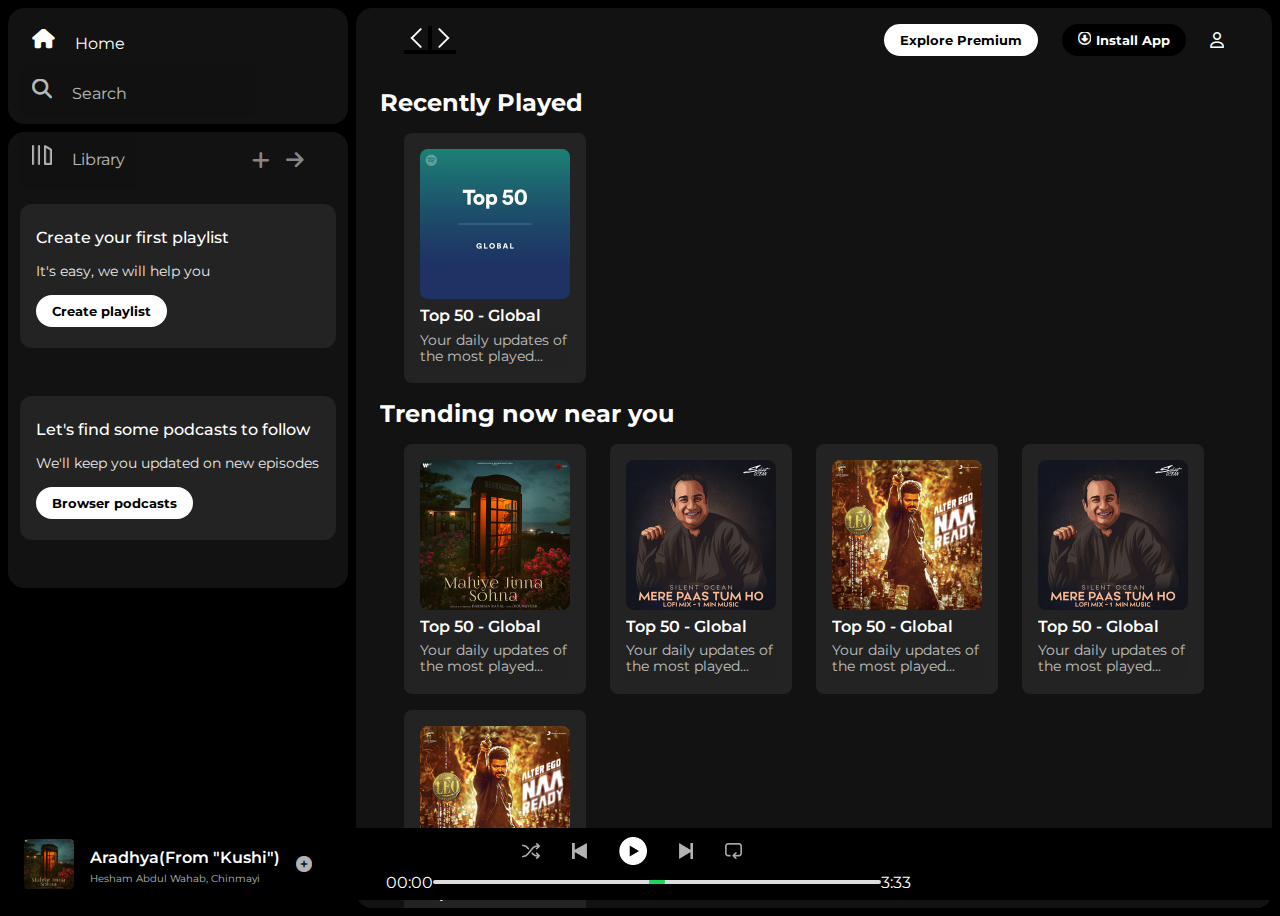
<file: index.html>
<!DOCTYPE html>
<html lang="en">
<head>
    <meta charset="UTF-8">
    <meta name="viewport" content="width=device-width, initial-scale=1.0">
    <title>Spotify - web Player: Music for everyone</title>
    <link rel="stylesheet" href="styles.css">
    <link rel="stylesheet" href="https://cdnjs.cloudflare.com/ajax/libs/font-awesome/6.6.0/css/all.min.css">
    <link rel="icon" href="./assests/logo.png">
    <link rel="preconnect" href="https://fonts.googleapis.com">
    <link rel="preconnect" href="https://fonts.gstatic.com" crossorigin>
    <link href="https://fonts.googleapis.com/css2?family=Montserrat:ital,wght@0,100..900;1,100..900&display=swap" rel="stylesheet">
</head>
<body>
    <div class="main">
        <div class="sidebar">
            <div class="nav">
                <div class="nav-option" style="opacity: 1;">
                    <i class="fa-solid fa-house"></i>
                    <a href="#">Home</a>
                </div>
                <div class="nav-option">
                    <i class="fa-solid fa-magnifying-glass"></i>
                    <a href="#">Search</a>
                </div>
            </div>
            <div class="library" style="margin: 0.5rem 0rem;">
                <div class="options">
                    <div class="lib-options nav-option">
                        <img src="./assests/library_icon.png" alt="library">
                    <a href="#">Library</a>
                    </div>
                    <div class="icons">
                        <i class="fa-solid fa-plus"></i>
                        <i class="fa-solid fa-arrow-right"></i>
                    </div>
                </div>
                <div class="lib-box">
                    <div class="box">
                        <p class="box-p1"> Create your first playlist</p>
                        <p class="box-p2">It's easy, we will help you</p>
                        <button class="badge">Create playlist</button>
                    </div>
                    <div class="box">
                        <p class="box-p1"> Let's find some podcasts to follow</p>
                        <p class="box-p2">We'll keep you updated on new episodes</p>
                        <button class="badge">Browser podcasts</button>
                    </div>
                </div>
            </div>
        </div>
        <div class="main-content">
            <div class="sticky-nav">
                <div class="nav-icons">
                    <img src="./assests/backward_icon.png">
                    <img src="./assests/forward_icon.png" class="hide">
                </div>
                <div class="sticky-nav">
                    <button class="badge-2 nav-item hide">Explore Premium</button>
                    <button class="badge-2 nav-item dark"><i class="fa-regular fa-circle-down" style="margin-right: 5px;"></i>Install App</button>
                    <i class="fa-regular fa-user nav-item"></i>
                </div>
            </div>
            <h2>Recently Played</h2>
                <div class="cards-container">
                    <div class="card">
                        <img src="/assests/card1img.jpeg" alt="card" class="card-img">
                        <p class="card-title">Top 50 - Global</p>
                        <p class="card-info">Your daily updates of the most played...</p>
                    </div>
                </div>
                <h2>Trending now near you</h2>
                <div class="cards-container">
                    <div class="card">
                        <img src="/assests/card2img.jpeg" alt="card" class="card-img">
                        <p class="card-title">Top 50 - Global</p>
                        <p class="card-info">Your daily updates of the most played...</p>
                    </div>
                    <div class="card">
                        <img src="/assests/card3img.jpeg" alt="card" class="card-img">
                        <p class="card-title">Top 50 - Global</p>
                        <p class="card-info">Your daily updates of the most played...</p>
                    </div>
                    <div class="card">
                        <img src="/assests/card4img.jpeg" alt="card" class="card-img">
                        <p class="card-title">Top 50 - Global</p>
                        <p class="card-info">Your daily updates of the most played...</p>
                    </div>
                    <div class="card">
                        <img src="/assests/card3img.jpeg" alt="card" class="card-img">
                        <p class="card-title">Top 50 - Global</p>
                        <p class="card-info">Your daily updates of the most played...</p>
                    </div>
                    <div class="card">
                        <img src="/assests/card4img.jpeg" alt="card" class="card-img">
                        <p class="card-title">Top 50 - Global</p>
                        <p class="card-info">Your daily updates of the most played...</p>
                    </div>
                </div>
                <h2>Featured Charts</h2>
                <div class="cards-container">
                    <div class="card">
                        <img src="/assests/card5img.jpeg" alt="card" class="card-img">
                        <p class="card-title">Top 50 - Global</p>
                        <p class="card-info">Your daily updates of the most played...</p>
                    </div>
                    <div class="card">
                        <img src="/assests/card6img.jpeg" alt="card" class="card-img">
                        <p class="card-title">Top 50 - India</p>
                        <p class="card-info">Your daily updates of the most played...</p>
                    </div>
                    <div class="card">
                        <img src="/assests/card1img.jpeg" alt="card" class="card-img">
                        <p class="card-title">Top 50 - Global</p>
                        <p class="card-info">Your daily updates of the most played...</p>
                    </div>
                </div>  
                <div class="footer">
                    <div class="line"></div>
                </div>    
        </div>                    
        <div class="music-player">
            <div class="album">
                <div class="song">
                    <img src="./assests/card2img.jpeg" alt="" class="album-img">
                 <div class="para">
                    <p class="song-title">Aradhya(From "Kushi")</p>
                 <p class="song-info">Hesham Abdul Wahab, Chinmayi</p>
                 </div>
                 <i class="fa-solid fa-circle-plus"></i>
                </div>
            </div>
            <div class="player">
                <div class="player-controls">
                    <img src="./assests/player_icon1.png" alt="" class="player-control-icons">
                    <img src="./assests/player_icon2.png" alt="" class="player-control-icons">
                    <img src="./assests/player_icon3.png" alt="" class="player-control-icons" style="opacity: 1; height: 1.75rem;">
                    <img src="./assests/player_icon4.png" alt="" class="player-control-icons">
                    <img src="./assests/player_icon5.png" alt="" class="player-control-icons">
                </div>
                <div class="playback-bar">
                    <span class="curr-time">00:00</span>
                    <input type="range" min="0" max="100" class="progress-bar" step="1">
                    <span class="tot-time">3:33</span>
                </div>
            </div>
            <div class="controls"></div>
        </div>
    </div>
</body>
</html>
</file>
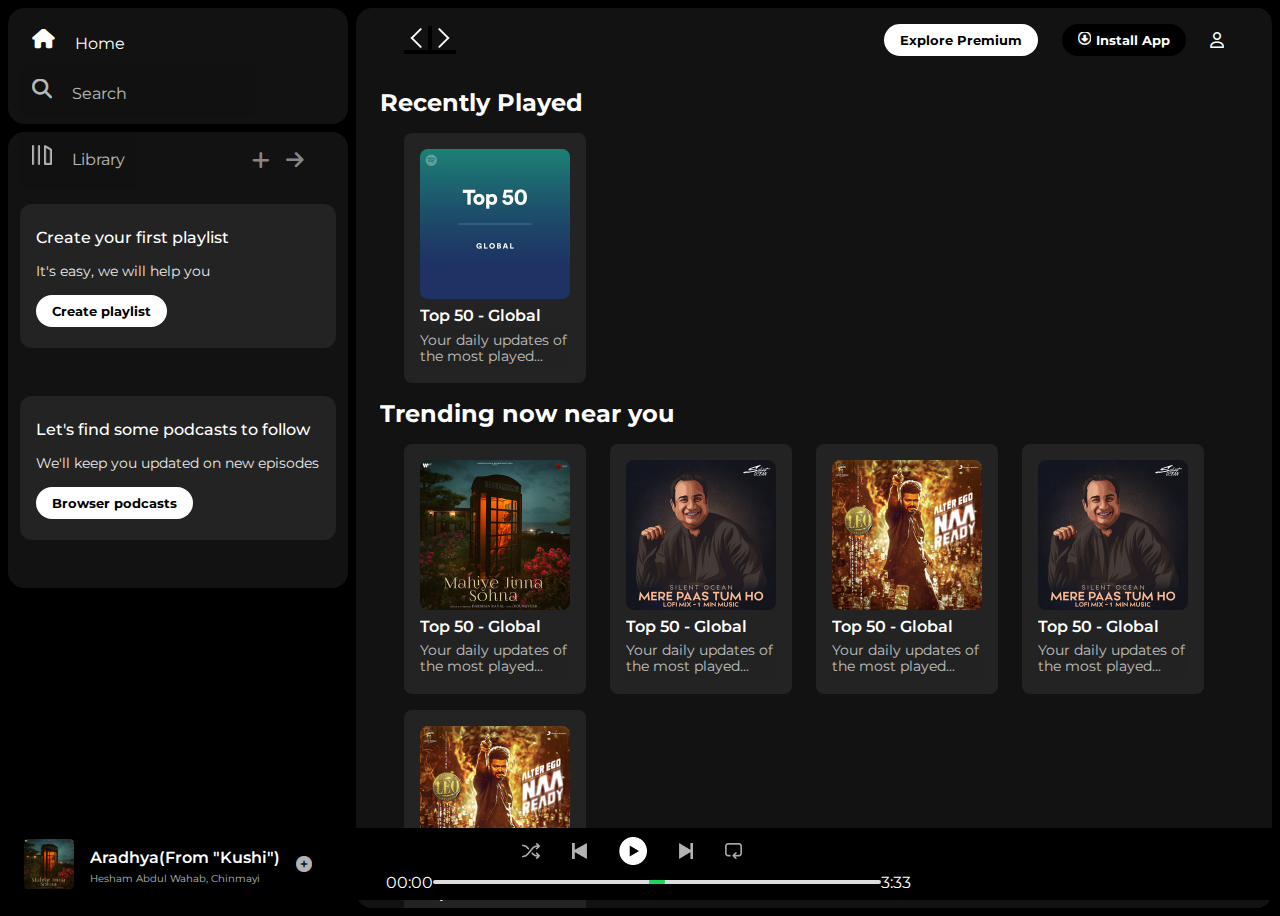
<file: spotify.html>
<!DOCTYPE html>
<html lang="en">
<head>
    <meta charset="UTF-8">
    <meta name="viewport" content="width=device-width, initial-scale=1.0">
    <title>Spotify - web Player: Music for everyone</title>
    <link rel="stylesheet" href="spotify.css">
    <link rel="stylesheet" href="https://cdnjs.cloudflare.com/ajax/libs/font-awesome/6.6.0/css/all.min.css">
    <link rel="icon" href="./assests/logo.png">
    <link rel="preconnect" href="https://fonts.googleapis.com">
    <link rel="preconnect" href="https://fonts.gstatic.com" crossorigin>
    <link href="https://fonts.googleapis.com/css2?family=Montserrat:ital,wght@0,100..900;1,100..900&display=swap" rel="stylesheet">
</head>
<body>
    <div class="main">
        <div class="sidebar">
            <div class="nav">
                <div class="nav-option" style="opacity: 1;">
                    <i class="fa-solid fa-house"></i>
                    <a href="#">Home</a>
                </div>
                <div class="nav-option">
                    <i class="fa-solid fa-magnifying-glass"></i>
                    <a href="#">Search</a>
                </div>
            </div>
            <div class="library" style="margin: 0.5rem 0rem;">
                <div class="options">
                    <div class="lib-options nav-option">
                        <img src="./assests/library_icon.png" alt="library">
                    <a href="#">Library</a>
                    </div>
                    <div class="icons">
                        <i class="fa-solid fa-plus"></i>
                        <i class="fa-solid fa-arrow-right"></i>
                    </div>
                </div>
                <div class="lib-box">
                    <div class="box">
                        <p class="box-p1"> Create your first playlist</p>
                        <p class="box-p2">It's easy, we will help you</p>
                        <button class="badge">Create playlist</button>
                    </div>
                    <div class="box">
                        <p class="box-p1"> Let's find some podcasts to follow</p>
                        <p class="box-p2">We'll keep you updated on new episodes</p>
                        <button class="badge">Browser podcasts</button>
                    </div>
                </div>
            </div>
        </div>
        <div class="main-content">
            <div class="sticky-nav">
                <div class="nav-icons">
                    <img src="./assests/backward_icon.png">
                    <img src="./assests/forward_icon.png" class="hide">
                </div>
                <div class="sticky-nav">
                    <button class="badge-2 nav-item hide">Explore Premium</button>
                    <button class="badge-2 nav-item dark"><i class="fa-regular fa-circle-down" style="margin-right: 5px;"></i>Install App</button>
                    <i class="fa-regular fa-user nav-item"></i>
                </div>
            </div>
            <h2>Recently Played</h2>
                <div class="cards-container">
                    <div class="card">
                        <img src="/assests/card1img.jpeg" alt="card" class="card-img">
                        <p class="card-title">Top 50 - Global</p>
                        <p class="card-info">Your daily updates of the most played...</p>
                    </div>
                </div>
                <h2>Trending now near you</h2>
                <div class="cards-container">
                    <div class="card">
                        <img src="/assests/card2img.jpeg" alt="card" class="card-img">
                        <p class="card-title">Top 50 - Global</p>
                        <p class="card-info">Your daily updates of the most played...</p>
                    </div>
                    <div class="card">
                        <img src="/assests/card3img.jpeg" alt="card" class="card-img">
                        <p class="card-title">Top 50 - Global</p>
                        <p class="card-info">Your daily updates of the most played...</p>
                    </div>
                    <div class="card">
                        <img src="/assests/card4img.jpeg" alt="card" class="card-img">
                        <p class="card-title">Top 50 - Global</p>
                        <p class="card-info">Your daily updates of the most played...</p>
                    </div>
                    <div class="card">
                        <img src="/assests/card3img.jpeg" alt="card" class="card-img">
                        <p class="card-title">Top 50 - Global</p>
                        <p class="card-info">Your daily updates of the most played...</p>
                    </div>
                    <div class="card">
                        <img src="/assests/card4img.jpeg" alt="card" class="card-img">
                        <p class="card-title">Top 50 - Global</p>
                        <p class="card-info">Your daily updates of the most played...</p>
                    </div>
                </div>
                <h2>Featured Charts</h2>
                <div class="cards-container">
                    <div class="card">
                        <img src="/assests/card5img.jpeg" alt="card" class="card-img">
                        <p class="card-title">Top 50 - Global</p>
                        <p class="card-info">Your daily updates of the most played...</p>
                    </div>
                    <div class="card">
                        <img src="/assests/card6img.jpeg" alt="card" class="card-img">
                        <p class="card-title">Top 50 - India</p>
                        <p class="card-info">Your daily updates of the most played...</p>
                    </div>
                    <div class="card">
                        <img src="/assests/card1img.jpeg" alt="card" class="card-img">
                        <p class="card-title">Top 50 - Global</p>
                        <p class="card-info">Your daily updates of the most played...</p>
                    </div>
                </div>  
                <div class="footer">
                    <div class="line"></div>
                </div>    
        </div>                    
        <div class="music-player">
            <div class="album">
                <div class="song">
                    <img src="./assests/card2img.jpeg" alt="" class="album-img">
                 <div class="para">
                    <p class="song-title">Aradhya(From "Kushi")</p>
                 <p class="song-info">Hesham Abdul Wahab, Chinmayi</p>
                 </div>
                 <i class="fa-solid fa-circle-plus"></i>
                </div>
            </div>
            <div class="player">
                <div class="player-controls">
                    <img src="./assests/player_icon1.png" alt="" class="player-control-icons">
                    <img src="./assests/player_icon2.png" alt="" class="player-control-icons">
                    <img src="./assests/player_icon3.png" alt="" class="player-control-icons" style="opacity: 1; height: 1.75rem;">
                    <img src="./assests/player_icon4.png" alt="" class="player-control-icons">
                    <img src="./assests/player_icon5.png" alt="" class="player-control-icons">
                </div>
                <div class="playback-bar">
                    <span class="curr-time">00:00</span>
                    <input type="range" min="0" max="100" class="progress-bar" step="1">
                    <span class="tot-time">3:33</span>
                </div>
            </div>
            <div class="controls"></div>
        </div>
    </div>
</body>
</html>
</file>
<file: styles.css>
* {
    font-family: 'Montserrat', sans-serif;
    margin: 0;
    
    background-color: black;
    color: white;
    overflow: hidden;
}
.main {
    display: flex;
    height: 100vh;
    padding: 0.5rem;
}
.sidebar {
    background-color: black;
    width: 340px;
    border-radius: 1rem; /*16px*/
    margin-right: 0.5rem;
}
.main-content {
    background-color: #121212;
    flex: 1;
    border-radius: 1rem; /*16px*/
    overflow: auto;
    padding: 0 1.5rem 0 1.5rem;
}
.music-player {
    background-color: black;
    position: fixed;
    bottom: 0px;
    width: 100%;
    height: 72px;
}
a {
    text-decoration: none;  
}
.nav {
    background-color: #121212;
    border-radius: 1rem; /*16px*/
    display: flex;
    flex-direction: column;
    justify-content: center;
    height: 100px;
    padding: 0.5rem 0.75rem;
    margin-bottom: 0.5rem;
    
}
.nav-option {
    background-color: #121212;
    line-height: 2.5rem;
    opacity: 0.7;
    padding: 0.5rem 0.75rem;
}
.nav-option i {
    background-color: #121212;
    font-size: 1.25rem;
}
.nav-option a {
    background-color: #121212;
    font-size: 1rem;
    margin-left: 1rem;
}
.nav-option:hover {
    opacity: 1;
}

.library {
    background-color: #121212;
    border-radius: 1rem;
    margin-top: 0.5rem;
    padding: 0rem 0.75rem;
}
.options {
    background-color: #121212;
    display: flex;
    justify-content: space-between;
    align-items: center;

}
.lib-options img {
    background-color: #121212;
    height: 1.25rem;
    width: 1.25rem;
}
.icons {
    background-color: #121212;
    font-size: 1.25rem;
    opacity: 0.7;
    margin-right: 1rem;
    display: flex;
}
.icons i {
    background-color: #121212;
    opacity: 0.7;
    margin-right: 1rem;
}
.icons i:hover {
    opacity: 0.7;
}
.lib-box {
    background-color: #121212;
}
.box {
    background-color: #232323;
    height: 7.5rem;
    border-radius: 0.75rem;
    margin: 1rem 0 3rem 0;
    padding: 0.75rem 1rem;
}
.box-p1 {
    background-color: #232323;
    font-size: 1rem;
    font-weight: 500;
    margin-top: 0.75rem;
}
.box-p2 {
    background-color: #232323;
    font-size: 0.85em;
    opacity: 0.9;
    margin-top: 1rem;
}
.badge {
    background-color: white;
    color: black;
    border: none;
    border-radius: 100px;
    padding: 0.25rem 1rem;
    margin-top: 1rem;
    font-weight: 700;
    height: 2rem;
    width: fit-content;
}
.sticky-nav {
    position: sticky;
    top: 0;
    background-color: #121212;
    display: flex;
    justify-content: space-between;
    align-items: center;
    padding: 0.5rem 0 0.5rem 0;
}
.badge-2 {
    background-color: white;
    color: black;
    border: none;
    border-radius: 100px;
    padding: 0.25rem 1rem;
    font-weight: 700;
    height: 2rem;
    width: fit-content;
}
.nav-icons {
    margin-left: 1.5rem;
    
}
.nav-icons img {
    background-color: #121212;
}
.sticky-nav-options {
    display:flex;
    justify-content: center;
    align-items: center;
}
.sticky-nav i {
    background-color: #121212;
}
.nav-item {
    margin-right: 1.5rem;  
}
.dark {
    background-color: black;
    color: white;
}
@media (max-width: 1000px) {
    .hide {
        display: none;
    }
}
h2 {
    margin-top: 1rem;
    background-color:#121212;
}
.card {
    background-color:#232323;
    width: 150px;
    border-radius: 0.5rem;
    padding: 1rem;
    margin-left: 1.5rem;
    margin-top: 1rem;
}
.cards-container {
    background-color:#121212;
    display: flex;
    flex-wrap: wrap;
}
.card-img {
    width: 100%;
    border-radius: 0.5rem;
}
.card-title {
    background-color:#232323;
    font-weight: 600;
    padding: 0.2rem 0rem;
}
.card-info {
    background-color:#232323;
    font-size: 0.85rem;
    opacity: 0.7;
    padding: 0.2rem 0rem;
}
.footer {
    height: 300px;
    background-color: #121212;
    display: flex;
    align-items: center;
    justify-content: center;
}
.line {
    width: 90%;
    height: 30%;
    background-color: #121212;
    border-top: 1px solid white;
    opacity: 0.4;
}
.music-player {
    display: flex;
    justify-content: space-between;
    align-items: center;
}
.album {
    width: 25%;
}
.song {
    display: flex;
    justify-content: space-between;
    align-items: center;
    margin: 0.5rem 1rem;
}
.album-img {
    width: 50px;
    height: 50px;
    border-radius: 0.25rem;
}
.song-title {
    font-weight: 600;
    padding: 0.3rem 0rem;

}
.song-info {
    font-size: 0.65rem;
    opacity: 0.7;
}
.song i {
    opacity: 0.7;
}
.player {
    width: 50%;
}
.controls {
    width: 25%;
}
.player-controls {
    display: flex;
    justify-content: center;
    align-items: center;
}
.playback-bar {
    display: flex;
    justify-content: center;
    align-items: center;
    margin-top: 0.5rem;
}
.player-control-icons:hover{
    opacity: 1;
}
.player-control-icons {
    height: 1rem;
    margin-right: 2rem;
    opacity: 0.7;
}
.progress-bar {
    width: 70%;
    appearance: none;
    background-color: transparent;
    cursor: pointer;
}
.progress-bar::-webkit-slider-runnable-track {
    background-color: #ddd;
    border-radius: 100px;
    height: 0.2rem;
}
.progress-bar::-webkit-slider-thumb {
    appearance: none;
    height: 1rem;
    width: 1rem;
    background-color: #1bd760;
    border-radius: 50%;
    margin-top: -6px;
}
</file>
<file: spotify.css>
* {
    font-family: 'Montserrat', sans-serif;
    margin: 0;
    
    background-color: black;
    color: white;
    overflow: hidden;
}
.main {
    display: flex;
    height: 100vh;
    padding: 0.5rem;
}
.sidebar {
    background-color: black;
    width: 340px;
    border-radius: 1rem; /*16px*/
    margin-right: 0.5rem;
}
.main-content {
    background-color: #121212;
    flex: 1;
    border-radius: 1rem; /*16px*/
    overflow: auto;
    padding: 0 1.5rem 0 1.5rem;
}
.music-player {
    background-color: black;
    position: fixed;
    bottom: 0px;
    width: 100%;
    height: 72px;
}
a {
    text-decoration: none;  
}
.nav {
    background-color: #121212;
    border-radius: 1rem; /*16px*/
    display: flex;
    flex-direction: column;
    justify-content: center;
    height: 100px;
    padding: 0.5rem 0.75rem;
    margin-bottom: 0.5rem;
    
}
.nav-option {
    background-color: #121212;
    line-height: 2.5rem;
    opacity: 0.7;
    padding: 0.5rem 0.75rem;
}
.nav-option i {
    background-color: #121212;
    font-size: 1.25rem;
}
.nav-option a {
    background-color: #121212;
    font-size: 1rem;
    margin-left: 1rem;
}
.nav-option:hover {
    opacity: 1;
}

.library {
    background-color: #121212;
    border-radius: 1rem;
    margin-top: 0.5rem;
    padding: 0rem 0.75rem;
}
.options {
    background-color: #121212;
    display: flex;
    justify-content: space-between;
    align-items: center;

}
.lib-options img {
    background-color: #121212;
    height: 1.25rem;
    width: 1.25rem;
}
.icons {
    background-color: #121212;
    font-size: 1.25rem;
    opacity: 0.7;
    margin-right: 1rem;
    display: flex;
}
.icons i {
    background-color: #121212;
    opacity: 0.7;
    margin-right: 1rem;
}
.icons i:hover {
    opacity: 0.7;
}
.lib-box {
    background-color: #121212;
}
.box {
    background-color: #232323;
    height: 7.5rem;
    border-radius: 0.75rem;
    margin: 1rem 0 3rem 0;
    padding: 0.75rem 1rem;
}
.box-p1 {
    background-color: #232323;
    font-size: 1rem;
    font-weight: 500;
    margin-top: 0.75rem;
}
.box-p2 {
    background-color: #232323;
    font-size: 0.85em;
    opacity: 0.9;
    margin-top: 1rem;
}
.badge {
    background-color: white;
    color: black;
    border: none;
    border-radius: 100px;
    padding: 0.25rem 1rem;
    margin-top: 1rem;
    font-weight: 700;
    height: 2rem;
    width: fit-content;
}
.sticky-nav {
    position: sticky;
    top: 0;
    background-color: #121212;
    display: flex;
    justify-content: space-between;
    align-items: center;
    padding: 0.5rem 0 0.5rem 0;
}
.badge-2 {
    background-color: white;
    color: black;
    border: none;
    border-radius: 100px;
    padding: 0.25rem 1rem;
    font-weight: 700;
    height: 2rem;
    width: fit-content;
}
.nav-icons {
    margin-left: 1.5rem;
    
}
.nav-icons img {
    background-color: #121212;
}
.sticky-nav-options {
    display:flex;
    justify-content: center;
    align-items: center;
}
.sticky-nav i {
    background-color: #121212;
}
.nav-item {
    margin-right: 1.5rem;  
}
.dark {
    background-color: black;
    color: white;
}
@media (max-width: 1000px) {
    .hide {
        display: none;
    }
}
h2 {
    margin-top: 1rem;
    background-color:#121212;
}
.card {
    background-color:#232323;
    width: 150px;
    border-radius: 0.5rem;
    padding: 1rem;
    margin-left: 1.5rem;
    margin-top: 1rem;
}
.cards-container {
    background-color:#121212;
    display: flex;
    flex-wrap: wrap;
}
.card-img {
    width: 100%;
    border-radius: 0.5rem;
}
.card-title {
    background-color:#232323;
    font-weight: 600;
    padding: 0.2rem 0rem;
}
.card-info {
    background-color:#232323;
    font-size: 0.85rem;
    opacity: 0.7;
    padding: 0.2rem 0rem;
}
.footer {
    height: 300px;
    background-color: #121212;
    display: flex;
    align-items: center;
    justify-content: center;
}
.line {
    width: 90%;
    height: 30%;
    background-color: #121212;
    border-top: 1px solid white;
    opacity: 0.4;
}
.music-player {
    display: flex;
    justify-content: space-between;
    align-items: center;
}
.album {
    width: 25%;
}
.song {
    display: flex;
    justify-content: space-between;
    align-items: center;
    margin: 0.5rem 1rem;
}
.album-img {
    width: 50px;
    height: 50px;
    border-radius: 0.25rem;
}
.song-title {
    font-weight: 600;
    padding: 0.3rem 0rem;

}
.song-info {
    font-size: 0.65rem;
    opacity: 0.7;
}
.song i {
    opacity: 0.7;
}
.player {
    width: 50%;
}
.controls {
    width: 25%;
}
.player-controls {
    display: flex;
    justify-content: center;
    align-items: center;
}
.playback-bar {
    display: flex;
    justify-content: center;
    align-items: center;
    margin-top: 0.5rem;
}
.player-control-icons:hover{
    opacity: 1;
}
.player-control-icons {
    height: 1rem;
    margin-right: 2rem;
    opacity: 0.7;
}
.progress-bar {
    width: 70%;
    appearance: none;
    background-color: transparent;
    cursor: pointer;
}
.progress-bar::-webkit-slider-runnable-track {
    background-color: #ddd;
    border-radius: 100px;
    height: 0.2rem;
}
.progress-bar::-webkit-slider-thumb {
    appearance: none;
    height: 1rem;
    width: 1rem;
    background-color: #1bd760;
    border-radius: 50%;
    margin-top: -6px;
}
</file>
